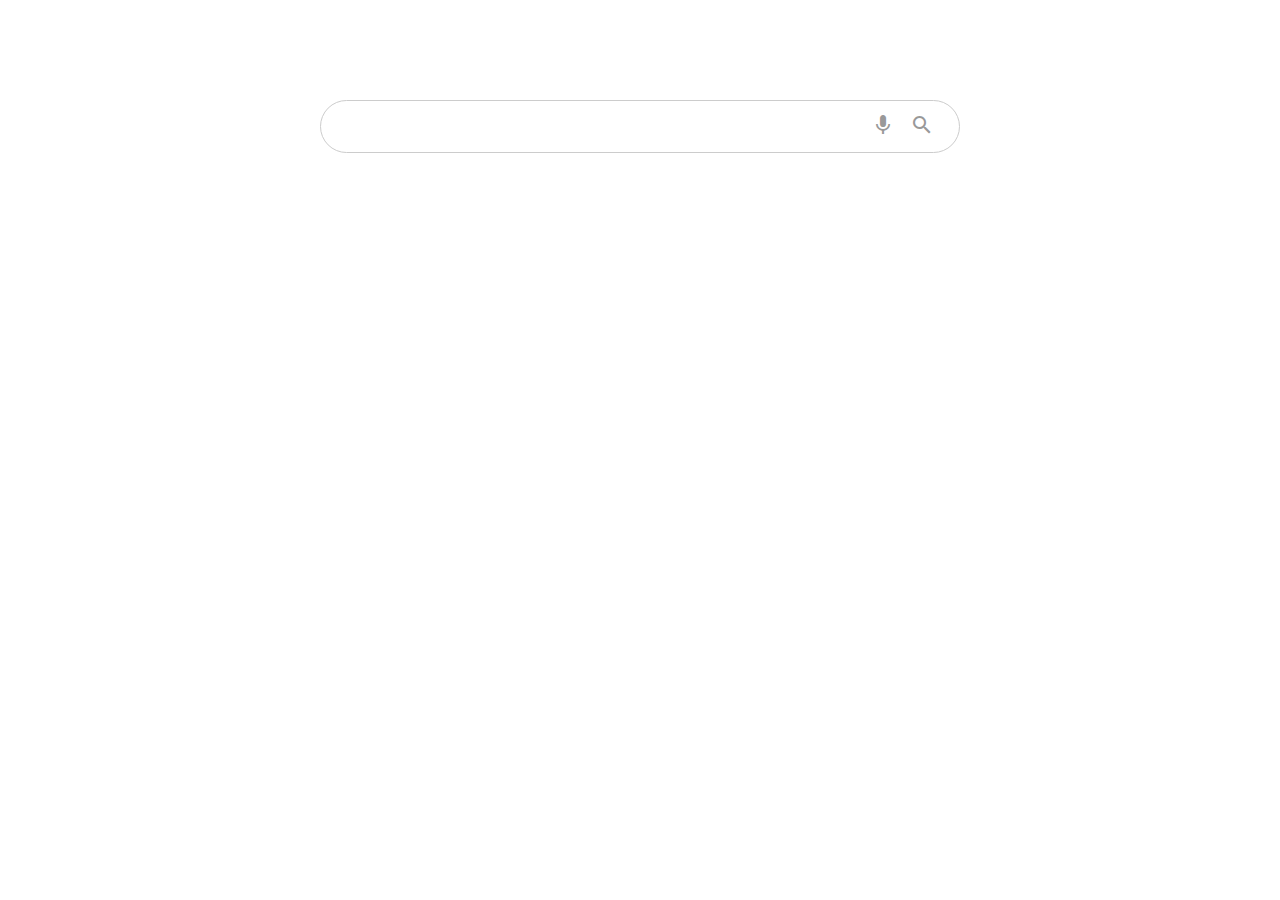
<file: 01-Barra Busqueda/index.html>
<!DOCTYPE html>
<html lang="en">
<head>
    <meta charset="UTF-8">
    <meta http-equiv="X-UA-Compatible" content="IE=edge">
    <meta name="viewport" content="width=device-width, initial-scale=1.0">
    <link rel="stylesheet" href="style.css">
    <title>Search Bar</title>
    <link rel="stylesheet" href="https://fonts.googleapis.com/icon?family=Material+Icons">
</head>
<body>
    <div class="search-bar">
        <input type="text" name="" id="">
        <div class="actions">
            <button><span class="material-icons">mic</span></button>
            <button><span class="material-icons">search</span></button>
        </div>
    </div>
</body>
</html>
</file>
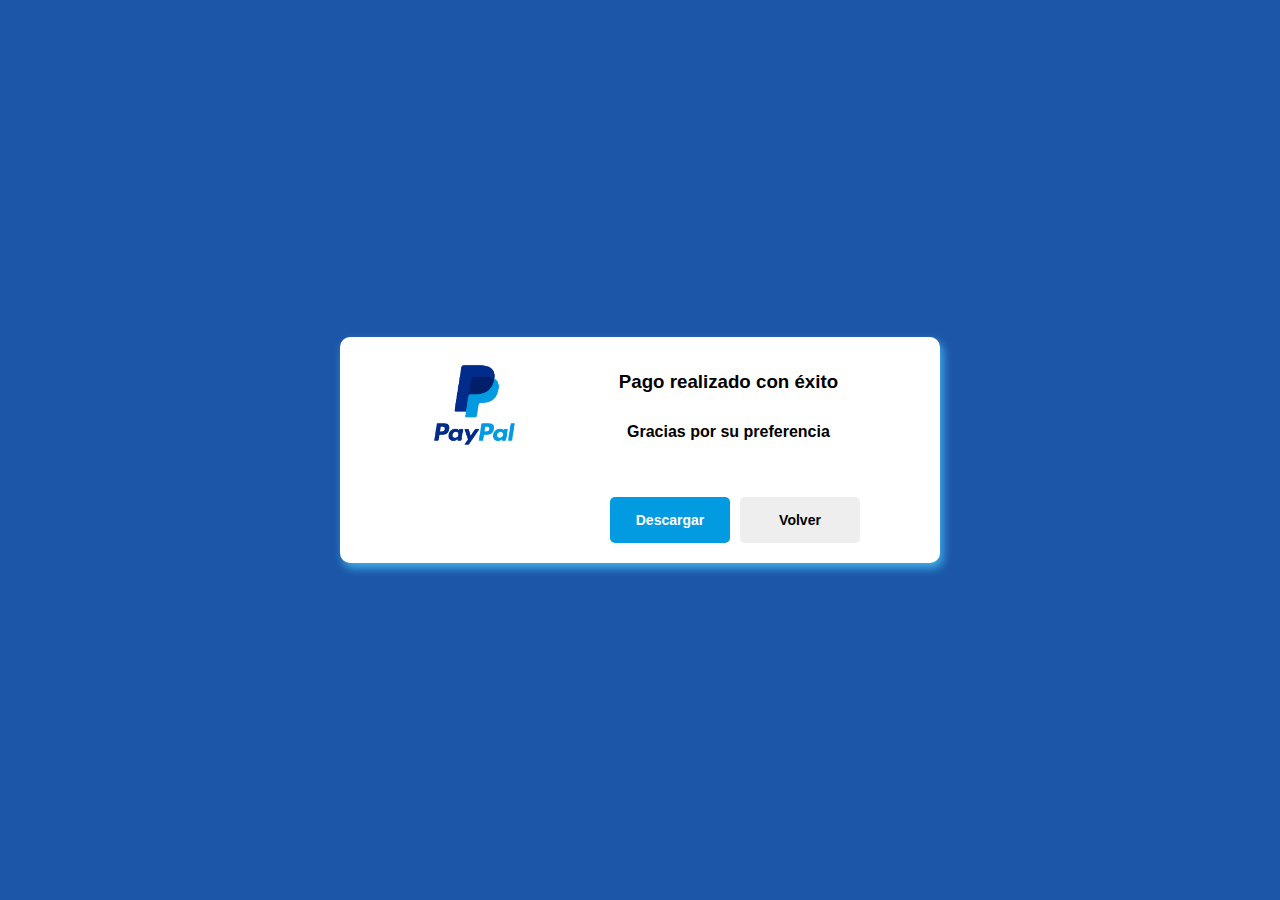
<file: 02-Confirmado Box/index.html>
<!DOCTYPE html>
<html lang="en">
<head>
    <meta charset="UTF-8">
    <meta http-equiv="X-UA-Compatible" content="IE=edge">
    <meta name="viewport" content="width=device-width, initial-scale=1.0">
    <link rel="stylesheet" href="style.css">
    <title>Confirm Box</title>
</head>
<body>
    <div class="contenedor">
        <div class="sub-contenedor">
            <div class="contenido">
                <div class="icon">
                    <img src="./paypal.png" alt="Paypal" width="85">
                </div>
                <div class="mensaje">
                    <div class="title">
                        <h3>
                            Pago realizado con éxito
                        </h3>
                        <div class="text">
                            Gracias por su preferencia
                        </div>
                    </div>
                    
                </div>
            </div>
            <div class="actions">
                <button class="btn-descargar">Descargar</button>
                <button class="btn-volver">Volver</button>
            </div>
        </div>
    </div>
</body>
</html>
</file>
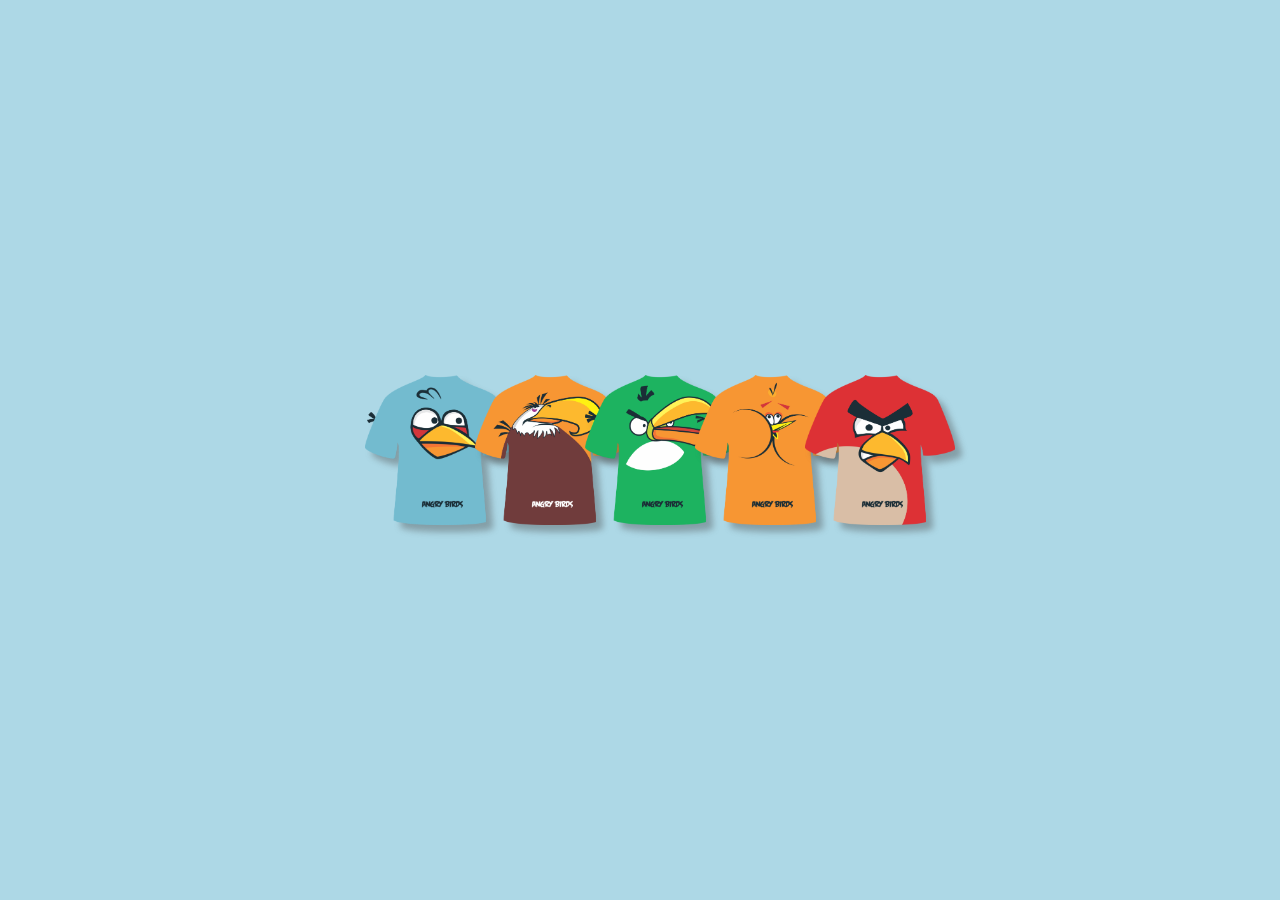
<file: 03-Imagenes Apiladas/index.html>
<!DOCTYPE html>
<html lang="en">
<head>
    <meta charset="UTF-8">
    <meta http-equiv="X-UA-Compatible" content="IE=edge">
    <meta name="viewport" content="width=device-width, initial-scale=1.0">
    <link rel="stylesheet" href="style.css">
    <title>Imagenes Apiladas</title>
</head>
<body>
    <div class="imagenes-container">
        <div class="imagen">
            <img src="./img/AngryBlue.png" alt="Angry Blue">
            <span class="nombre">
                <span class="text">Angry Blue</span>
            </span>
        </div>
        <div class="imagen">
            <img src="./img/AngryEagle.png" alt="Angry Eagle">
            <span class="nombre">
                <span class="text">Angry Eagle</span>
            </span>
        </div>
        <div class="imagen">
            <img src="./img/AngryGreen.png" alt="Angry Green">
            <span class="nombre">
                <span class="text">Angry Green</span>
            </span>
        </div>
        <div class="imagen">
            <img src="./img/AngryOrange.png" alt="Angry Orange">
            <span class="nombre">
                <span class="text">Angry Orange</span>
            </span>
        </div>
        <div class="imagen">
            <img src="./img/AngryRed.png" alt="Angry Red">
            <span class="nombre">
                <span class="text">Angry Red</span>
            </span>
        </div>
    </div>
</body>
</html>
</file>
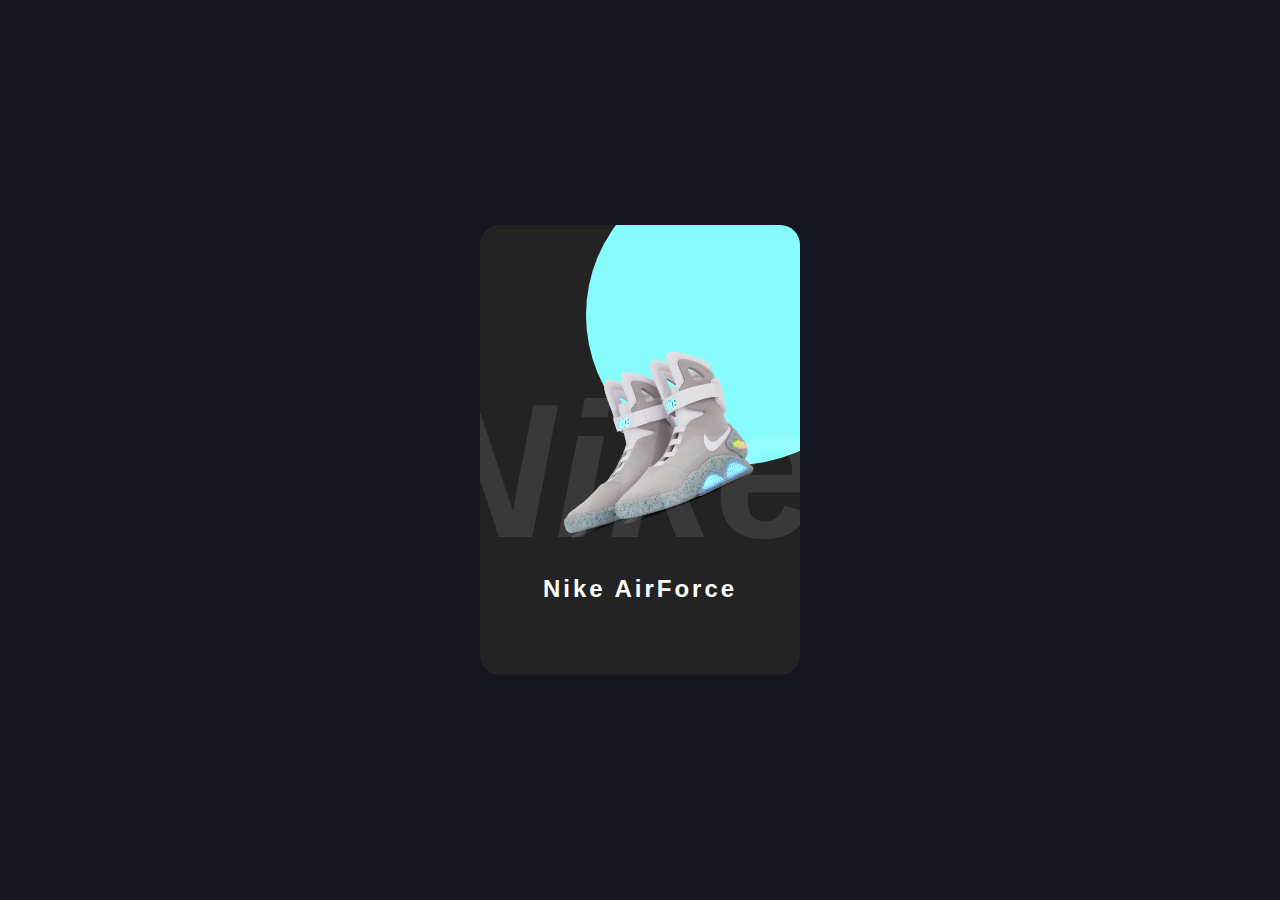
<file: 09-NikeCard/index.html>
<!DOCTYPE html>
<html lang="en">
  <head>
    <meta charset="UTF-8" />
    <meta http-equiv="X-UA-Compatible" content="IE=edge" />
    <meta name="viewport" content="width=device-width, initial-scale=1.0" />
    <title>Document</title>
    <link rel="stylesheet" href="./css/style.css" />
  </head>
  <body>
    <article class="container">
      <div class="card">
        <div class="imgBox">
          <img src="./img/z4.png" alt="Zapatillas Nike" width="150px"/>
        </div>
        <div class="contentBox">
          <h2>Nike AirForce</h2>
          <div class="size">
            <h3>Size:</h3>
            <span>7</span>
            <span>8</span>
            <span>9</span>
            <span>10</span>
          </div>
          <div class="color">
            <h3>Color: </h3>
            <!-- <input type="radio" name="color" id="">
            <input type="radio" name="color" id="">
            <input type="radio" name="color" id=""> -->
            <span></span>
            <span></span>
            <span></span>
          </div>
          <a href="#">Buy Now</a>
        </div>
      </div>
    </article>
  </body>
</html>
</file>
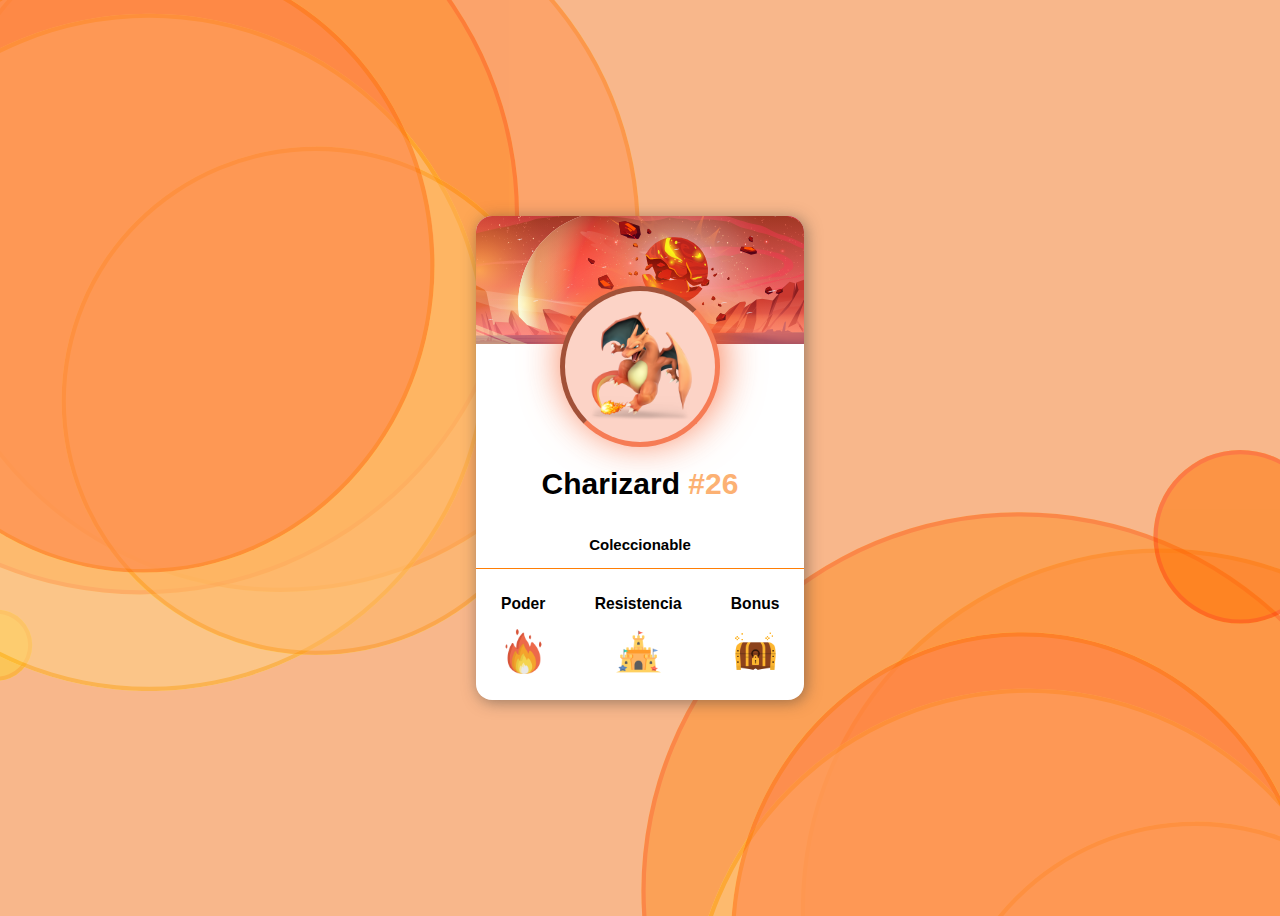
<file: 11-PokeCard/index.html>
<!DOCTYPE html>
<html lang="es">
<head>
    <meta charset="UTF-8">
    <meta http-equiv="X-UA-Compatible" content="IE=edge">
    <meta name="viewport" content="width=device-width, initial-scale=1.0">
    <title>PokeCard</title>
    <link rel="stylesheet" href="style.css">
</head>
<body>
    <main class="container">
        <article class="card">
            <img class="card-header" src="./img/fondoEncabezado.svg" alt="fondo card">
            <div class="card-body">
                <div class="card-body-contentimg">
                    <img src="./img/charizard.png" alt="Charizard" class="card-body-contentimg-img" width="150">
                </div>
                <h1 class="card-body-title">Charizard 
                <span>#26</span>
                </h1>
                <p class="card-body-text">
                    Coleccionable
                </p>
            </div>
            <div class="card-footer">
                <div class="card-footer-stats">
                    <h3>Poder</h3>
                    <img src="./img/fuego.png" alt="fuego" width="45">
                </div>
                <div class="card-footer-stats">
                    <h3>Resistencia</h3>
                    <img src="./img/castillo.png" alt="fuego" width="45">
                </div>
                <div class="card-footer-stats">
                    <h3>Bonus</h3>
                    <img src="./img/cofre.png" alt="fuego" width="45">
                </div>
            </div>
        </article>
    </main>
</body>
</html>
</file>
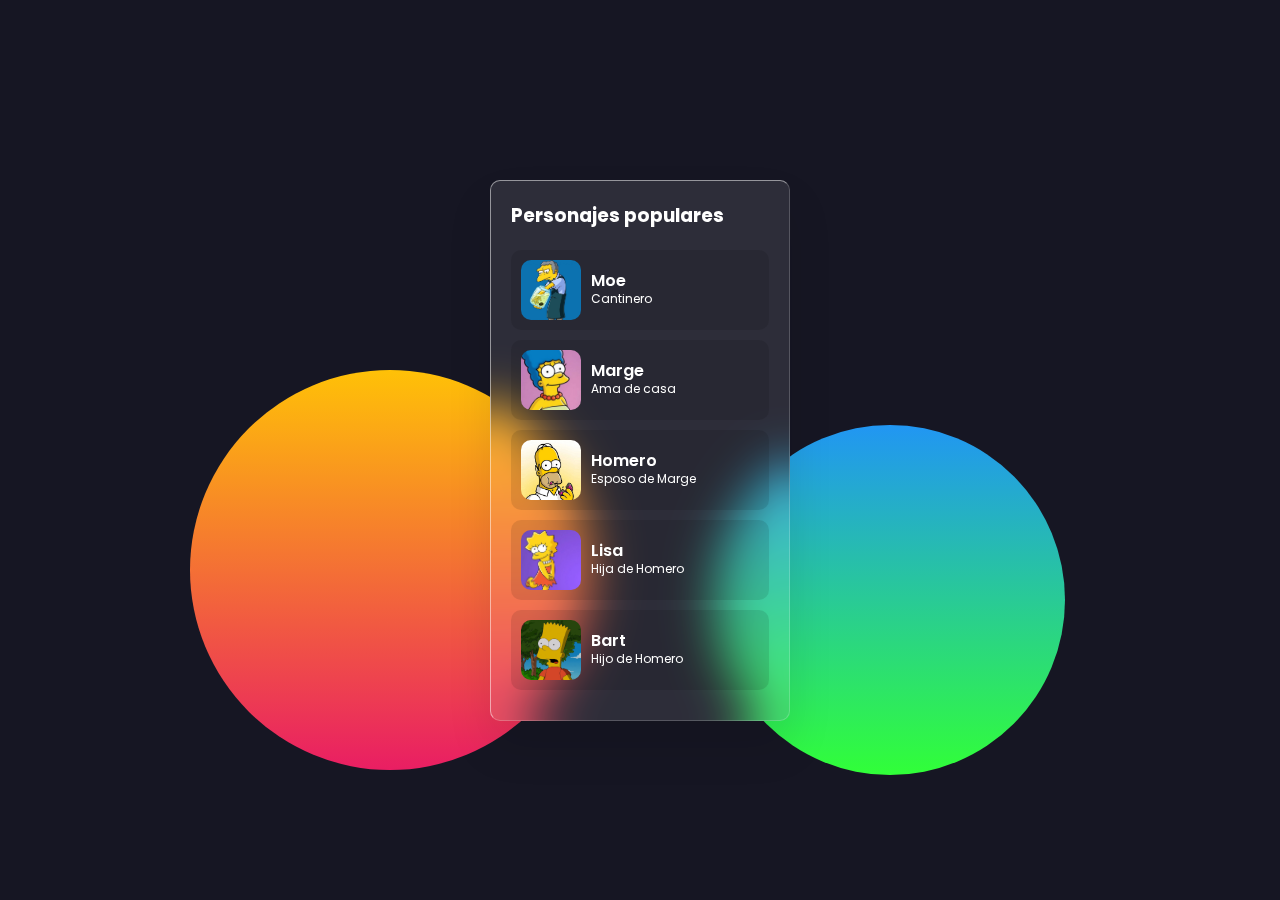
<file: 12-ListaPersonajes/index.html>
<!DOCTYPE html>
<html lang="en">
<head>
    <meta charset="UTF-8">
    <meta http-equiv="X-UA-Compatible" content="IE=edge">
    <meta name="viewport" content="width=device-width, initial-scale=1.0">
    <title>Lista de Personajes de los Simpsons</title>
    <link rel="stylesheet" href="./style.css">
</head>
<body>
    <section>
        <div class="box">
            <h3>Personajes populares</h3>
            <div class="list">
                <div class="imgBx">
                    <img src="./img/s1.jpg" alt="">
                </div>
                <div class="content">
                    <h2 class="rank">
                        <small>#</small>1
                    </h2>
                    <h4>Moe</h4>
                    <p>Cantinero</p>
                </div>
            </div>
            <div class="list">
                <div class="imgBx">
                    <img src="./img/s3.png" alt="">
                </div>
                <div class="content">
                    <h2 class="rank">
                        <small>#</small>2
                    </h2>
                    <h4>Marge</h4>
                    <p>Ama de casa</p>
                </div>
            </div>
            <div class="list">
                <div class="imgBx">
                    <img src="./img/s4.png" alt="">
                </div>
                <div class="content">
                    <h2 class="rank">
                        <small>#</small>3
                    </h2>
                    <h4>Homero</h4>
                    <p>Esposo de Marge</p>
                </div>
            </div>
            <div class="list">
                <div class="imgBx">
                    <img src="./img/s5.jpg" alt="">
                </div>
                <div class="content">
                    <h2 class="rank">
                        <small>#</small>4
                    </h2>
                    <h4>Lisa</h4>
                    <p>Hija de Homero</p>
                </div>
            </div>
            <div class="list">
                <div class="imgBx">
                    <img src="./img/s6.png" alt="">
                </div>
                <div class="content">
                    <h2 class="rank">
                        <small>#</small>5
                    </h2>
                    <h4>Bart</h4>
                    <p>Hijo de Homero</p>
                </div>
            </div>
        </div>
    </section>
</body>
</html>
</file>
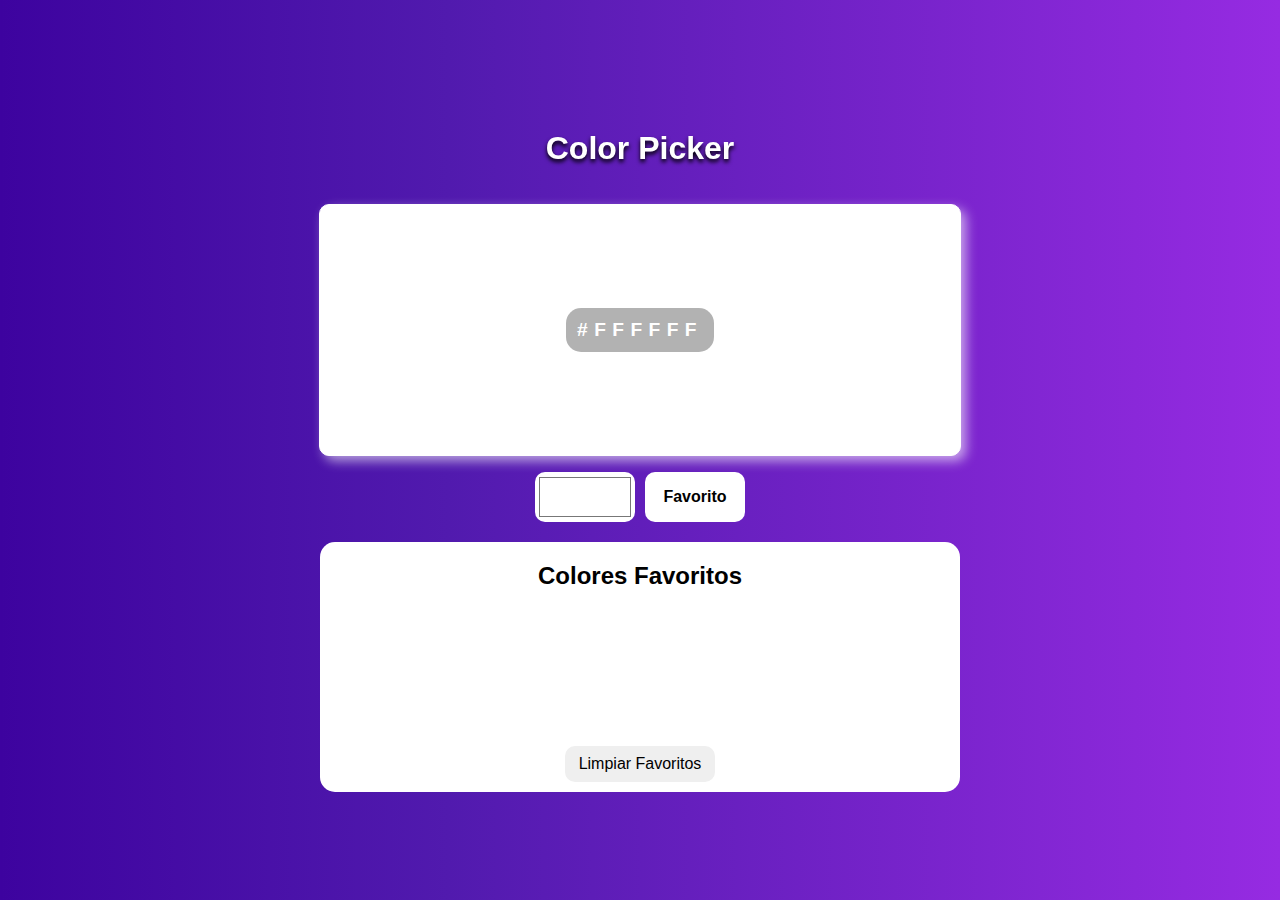
<file: 14-ColorPicker/index.html>
<!DOCTYPE html>
<html lang="en">
<head>
    <meta charset="UTF-8">
    <meta http-equiv="X-UA-Compatible" content="IE=edge">
    <meta name="viewport" content="width=device-width, initial-scale=1.0">
    <title>ColorPicker</title>
    <link rel="stylesheet" href="style.css">
    <link rel="stylesheet" href="normalize.css">
</head>
<body>
    <div class="container">
        <h1>Color Picker</h1>
        <div class="salida" id="salida">
            <p class="codColor">#FFFFFF</p>
        </div>
        <div class="color-div">
            <input type="color" id="color" value="#ffffff">
            <input type="button" value="Favorito" class="btnfav">
        </div>
        <div class="favoritos">
            <h2>Colores Favoritos</h2>
            <ul class="lista-colores"></ul>
            <button class="limpiarFav">Limpiar Favoritos</button>
        </div>
    </div>

    <script src="script.js"></script>
</body>
</html>
</file>
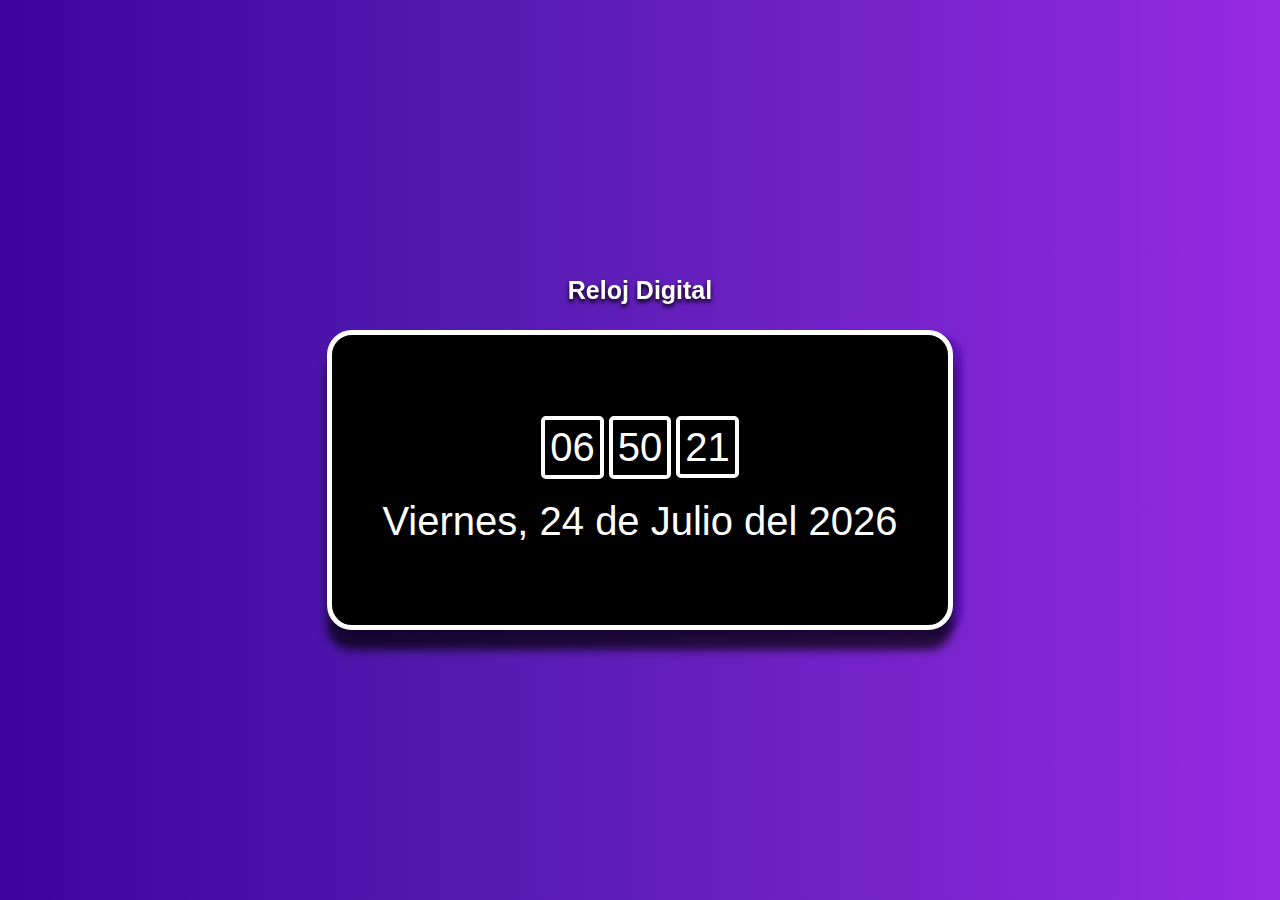
<file: 15-RelojDigital/index.html>
<!DOCTYPE html>
<html lang="en">
<head>
    <meta charset="UTF-8">
    <meta http-equiv="X-UA-Compatible" content="IE=edge">
    <meta name="viewport" content="width=device-width, initial-scale=1.0">
    <title>Reloj Digital</title>
    <link rel="stylesheet" href="./css/bolt.css">
    <link rel="stylesheet" href="./css/style.css">
</head>
<body>
    <main>
        <h1>Reloj Digital</h1>
        <div class="container">
            <div class="reloj">
                <div class="reloj-cont">
                    <span id="hora"></span>
                    <span id="minuto"></span>
                    <div class="segundos flip-horizontal-bottom">
                        <span id="segundo"></span>
                    </div>
                </div>
                <div class="fecha"></div>
            </div>
        </div>
    </main>
    <script src="./src/script.dev.js"></script>
</body>
</html>
</file>
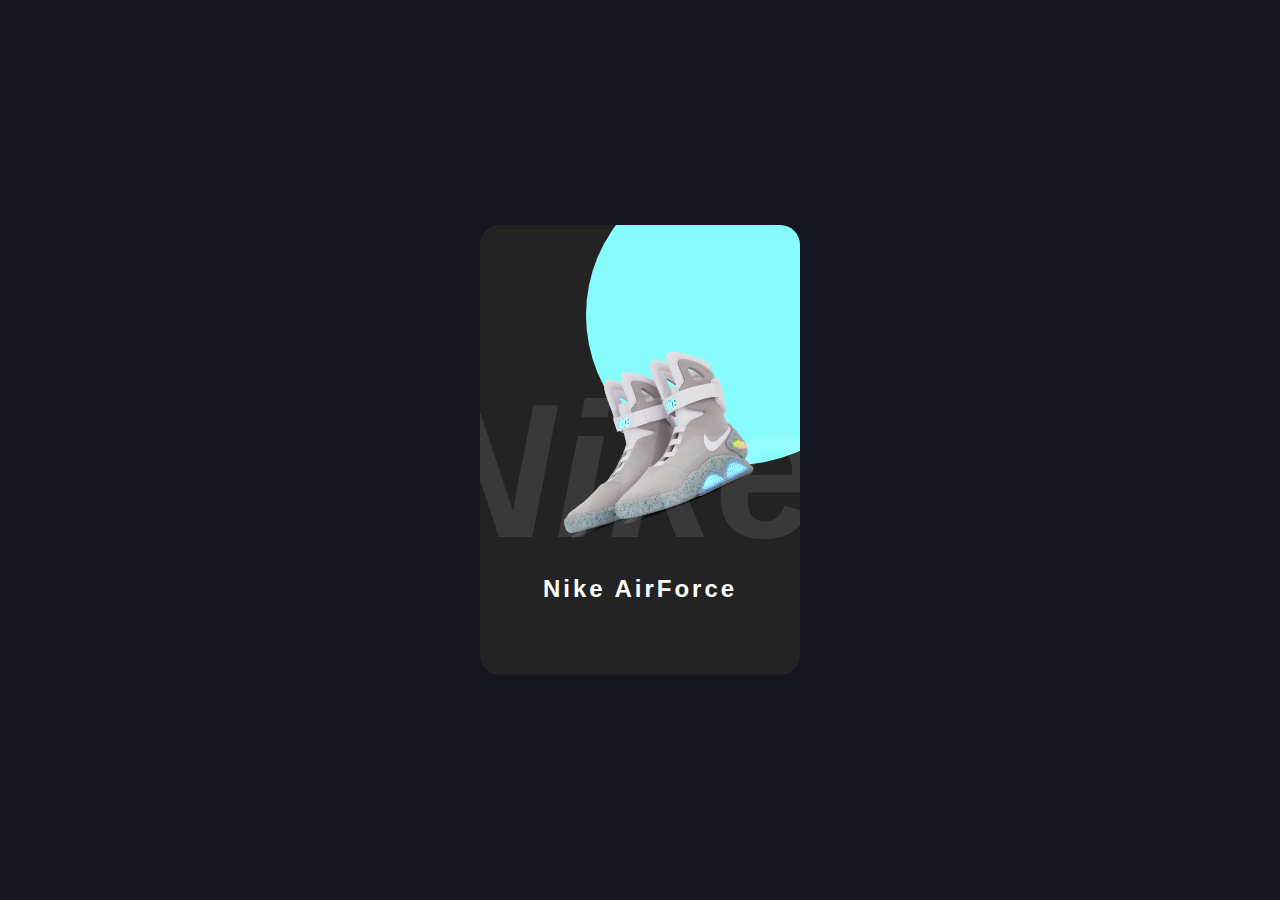
<file: 9-NikeCard/index.html>
<!DOCTYPE html>
<html lang="en">
  <head>
    <meta charset="UTF-8" />
    <meta http-equiv="X-UA-Compatible" content="IE=edge" />
    <meta name="viewport" content="width=device-width, initial-scale=1.0" />
    <title>Document</title>
    <link rel="stylesheet" href="./css/style.css" />
  </head>
  <body>
    <article class="container">
      <div class="card">
        <div class="imgBox">
          <img src="./img/z4.png" alt="Zapatillas Nike" width="150px"/>
        </div>
        <div class="contentBox">
          <h2>Nike AirForce</h2>
          <div class="size">
            <h3>Size:</h3>
            <span>7</span>
            <span>8</span>
            <span>9</span>
            <span>10</span>
          </div>
          <div class="color">
            <h3>Color: </h3>
            <span></span>
            <span></span>
            <span></span>
          </div>
          <a href="#">Buy Now</a>
        </div>
      </div>
    </article>
  </body>
</html>
</file>
<file: 01-Barra Busqueda/style.css>
*{
    margin: 0;
    padding: 0;
    font-family: sans-serif;
    box-sizing: border-box;
}

.material-icons {
    font-family: 'Material Icons';
    font-weight: normal;
    font-style: normal;
    font-size: 24px;  /* Preferred icon size */
    display: inline-block;
    line-height: 1;
    text-transform: none;
    letter-spacing: normal;
    word-wrap: normal;
    white-space: nowrap;
    direction: ltr;
  
    /* Support for all WebKit browsers. */
    -webkit-font-smoothing: antialiased;
    /* Support for Safari and Chrome. */
    text-rendering: optimizeLegibility;
  
    /* Support for Firefox. */
    -moz-osx-font-smoothing: grayscale;
  
    /* Support for IE. */
    font-feature-settings: 'liga';
}

.search-bar{
    border: 1px solid #ccc;
    border-radius: 30px;
    display: flex;
    justify-content: space-evenly;
    align-items: center;
    padding: 5px 10px;
    margin: 100px auto;
    width: 50vw;
}

.search-bar:focus-within{
    border: 1px solid #aaa;
    box-shadow: 2px 2px 2px rgba(46,41,41,0.2);
}

.search-bar input{
    border-radius: 30px;
    padding: 10px;
    font-size: 18px;
    border: none;
    outline: none;
    flex: auto;
}

.search-bar .actions{
    display: flex;
    gap: 15px;
    margin: 0 15px;
}

.search-bar button{
    border: none;
    outline: none;
    cursor: pointer;
    background: none;
    color:#999;
}

.search-bar button:hover{
    color: #357fd3;
}
</file>
<file: 02-Confirmado Box/style.css>
*{
    margin: 0;
    padding: 0;
    box-sizing: border-box;
    font-family: sans-serif;
}

.contenedor{
    background-color: #1c56a8;
    display: flex;
    width: 100%;
    height: 100%;
    align-items: center;
    justify-content: center;
    position: fixed;
}

/* position fixed permite eliminar todos los espacios blancos fuera del div */

.contenedor .sub-contenedor{
    width: 600px;
    border-radius: 10px;
    background-color: #fff;
    padding: 10px 20px;
    box-shadow: 3px 5px 10px rgba(78, 205, 255, 0.76);
}

.contenedor .sub-contenedor .contenido{
    display: flex;
    gap: 10px;
    align-items: center;
    margin-bottom: 20px;
    flex: auto;
    justify-content: space-evenly;
}

.contenedor .sub-contenedor .contenido .icon{
    margin-right: 10px;
}

.contenedor .sub-contenedor .contenido .mensaje{
    padding: 10px;
    line-height: 50px;
    text-align: center;
}
.contenedor .sub-contenedor .contenido .mensaje .title{
    font-weight: bold;
}

.contenedor .sub-contenedor .actions{
    padding: 10px 0;
    display: flex;
    justify-content: end;
    gap: 10px;
    margin-right: 60px;
}

.contenedor .sub-contenedor .actions button{
    border: none;
    padding: 15px;
    min-width: 120px;
    border-radius: 5px;
    font-weight: bold;
    font-size: 14px;
    cursor: pointer;
    
}

.btn-descargar{
    background-color: #029be1;
    color: #fff;
}
    .btn-descargar:hover{
        background-color: #0280de;
    }

.btn-volver{
    background-color: #eee;
    border: solid 1px #ccc;
}
    .btn-volver:hover{
        background-color: #ccc;
    }

@media (max-width: 600px){
    .contenedor .sub-contenedor{
        width: 80%;
    }
    .contenedor .sub-contenedor .contenido{
        flex-direction: column;
        margin-top: 50px;
    }

    .contenedor .sub-contenedor .actions{
        flex-direction: column;
        align-items: center;
        justify-content: center;
        margin: auto;
    }
    button{
        width: 60%;
    }
}
</file>
<file: 03-Imagenes Apiladas/style.css>
*{
    margin: 0;
    padding: 0;
    box-sizing: border-box;
    font-family: sans-serif;
}

body{
    background-color:lightblue
}

.imagenes-container{
    height: 100vh;
    display: flex;
    justify-content: center;
    align-items: center;
}

.imagenes-container .imagen{
    position: relative;
    margin-right: -40px;
    display: inline-flex;
    flex-direction: column;
    align-items: center;
}

.imagenes-container .imagen img{
    width: 150px;
    filter: drop-shadow(7px 7px 3px rgba(68, 68, 68, 0.384));
    transition: all 0.2s ease-in-out;
}

.imagenes-container .imagen:hover img{
    z-index: 1;
    transform: scale(1.2);
    transform: translateY(18px);
}

.imagenes-container .imagen .nombre{
    position: absolute;
    background-color: #000;
    border-radius: 25px 25px 0 25px;
    color: #fff;
    display: none;
    min-width: 100px;
    width: 130px;
    top: -25px;
    left: calc(-50%);
    padding: 10px 15px;
    
}

.imagenes-container .imagen .nombre::before{
    content: '';
    position: absolute;
    width: 2px;
    height: 2px;
    right: -.5%;
    bottom: -21.4px;
    border-top: 10px solid rgb(255, 0, 0);
    border-left: 10px solid transparent;
    border-right: 10px solid transparent;
    border-bottom: 10px solid transparent;
    border-radius: 5px;
}

/* el ::before con las 4 opciones de border son para formar el TRIANGULO */

.imagenes-container .imagen:hover .nombre{
    display: inline-block;
}

.imagenes-container .imagen .nombre .text{
    text-align:center;
}

@media (max-width: 680px){
    .imagenes-container{
        flex-direction: column;
    }
    .imagenes-container .imagen .nombre{
        position: absolute;
        background-color: #000;
        border-radius: 25px 45px 45px 25px;
        color: #fff;
        display: none;
        min-width: 100px;
        width: 130px;
        top: 35px;
        left: calc(-70%);
        padding: 10px 15px;
        z-index: 1;
    }
    .imagenes-container .imagen .nombre::before{
        content: '';
        position: absolute;
        width: 2px;
        height: 2px;
        right: -15%;
        bottom: 7px;
        border-top: 10px solid transparent;
        border-left: 10px solid rgb(21, 255, 0);
        border-right: 10px solid transparent;
        border-bottom: 10px solid transparent;
        border-radius: 5px;
    }
    .imagenes-container .imagen:hover img{
    z-index: 1;
    transform: scale(1.2);
    transform: translateX(18px);
    margin: 10px auto;
    }
}
</file>
<file: 09-NikeCard/css/style.css>
* {
  margin: 0;
  padding: 0;
  font-family: sans-serif;
  box-sizing: border-box;
}

body {
  background: #161623;
  min-height: 100vh;
  overflow: hidden;
  display: flex;
  justify-content: center;
  align-items: center;
}

.container {
  position: relative;
}
.container .card {
  position: relative;
  background: #232323;
  width: 320px;
  height: 450px;
  border-radius: 20px;
  overflow: hidden;
  display: flex;
  flex-direction: column;
  align-items: center;
  transition: 0.5s;
}
.container .card::before {
  content: "";
  position: relative;
  top: 0;
  left: 0;
  width: 100%;
  height: 100%;
  background: #86fcfd;
  -webkit-clip-path: circle(150px at 80% 20%);
          clip-path: circle(150px at 80% 20%);
  transition: 0.3s ease-in-out;
}
.container .card:hover {
  background: #000000;
}
.container .card:hover .imgBox {
  top: 0;
  transform: translateY(0);
}
.container .card:hover .contentBox {
  height: 210px;
}
.container .card:hover .contentBox .size,
.container .card:hover .contentBox .color,
.container .card:hover .contentBox h2 {
  opacity: 1;
  visibility: visible;
  transition-delay: 0.3s;
}
.container .card:hover .contentBox a {
  opacity: 1;
  transform: translateY(0px);
  transition-delay: 0.4s;
}
.container .card:hover .contentBox a:hover {
  transition: 0s solid;
  background: rgba(99, 232, 250, 0.6862745098);
  border: 1px solid #fff;
  color: #fff;
}
.container .card:hover::before {
  -webkit-clip-path: circle(300px at 80% -20%);
          clip-path: circle(300px at 80% -20%);
}
.container .card::after {
  content: "Nike";
  position: absolute;
  top: 30%;
  left: -20%;
  font-size: 12em;
  color: rgba(255, 255, 255, 0.1);
  font-weight: 800;
  font-style: italic;
  z-index: 1;
}
.container .card .imgBox {
  position: absolute;
  top: 50%;
  width: 100%;
  height: 220px;
  transition: 0.5s;
  transform: translateY(-50%);
}
.container .card .imgBox img {
  position: absolute;
  top: 50%;
  left: 50%;
  width: 300px;
  transform: translate(-50%, -50%) rotate(-20deg);
  z-index: 1;
}
.container .card .contentBox {
  position: absolute;
  color: #fff;
  bottom: 0;
  width: 100%;
  height: 100px;
  text-align: center;
  transition: all 1s;
  z-index: 10;
}
.container .card .contentBox h2 {
  font-weight: 600;
  letter-spacing: 3px;
}
.container .card .contentBox .size,
.container .card .contentBox .color {
  display: flex;
  justify-content: center;
  align-items: center;
  padding: 8px 20px;
  opacity: 0;
  visibility: hidden;
  transition: 0.5s;
}
.container .card .contentBox .size h3,
.container .card .contentBox .size h3,
.container .card .contentBox .color h3,
.container .card .contentBox .color h3 {
  font-weight: 300;
  font-size: 14px;
  text-transform: uppercase;
  letter-spacing: 3px;
  margin-right: 10px;
}
.container .card .contentBox .size span {
  width: 26px;
  height: 26px;
  text-align: center;
  line-height: 24px;
  font-size: 14px;
  font-weight: 600;
  display: inline-block;
  color: #111;
  background: #fff;
  border-radius: 4px;
  margin: 0 5px;
  transition: all 0.5s;
  cursor: pointer;
}
.container .card .contentBox .size span:hover {
  color: #fff;
  background: #dc7928;
  border: 2px solid #fff;
}
.container .card .contentBox .color span {
  width: 20px;
  height: 20px;
  border-radius: 50%;
  margin: 0 5px;
  cursor: pointer;
}
.container .card .contentBox .color span:nth-child(2) {
  background: #548500;
}
.container .card .contentBox .color span:nth-child(3) {
  background: #03a9f4;
}
.container .card .contentBox .color span:nth-child(4) {
  background: #e91e63;
}
.container .card .contentBox .color span:hover {
  border: 2px solid #fff;
}
.container .card .contentBox a {
  display: inline-block;
  padding: 10px 30px;
  background: #b6fcfd;
  border-radius: 4px;
  margin-top: 10px;
  text-decoration: none;
  font-weight: 600;
  color: #131313;
  transform: translateY(50px);
  transition: 0.2s;
  opacity: 0;
}/*# sourceMappingURL=style.css.map */
</file>
<file: 11-PokeCard/style.css>
:root {
  --color1: #f8b78b;
  --color2: #fcb173;
}

* {
  box-sizing: border-box;
  font-size: 62.5%;
}

body {
  font-family: sans-serif;
  background-color: var(--color1);
  background-image: url(./img/fondoTop.svg), url(./img/fontoBotton.svg);
  background-repeat: no-repeat, no-repeat;
  background-position: right 50vw bottom 25vh, left 50vw top 50vh;
}

.container {
  display: flex;
  justify-content: center;
  align-items: center;
  height: 100vh;
}

.card {
  background-color: #fff;
  width: 328px;
  border-radius: 16px;
  overflow: hidden;
  box-shadow: 2px 2px 15px rgba(56, 56, 56, 0.5);
}
.card-header {
  width: 100%;
  display: block;
}
.card-body {
  display: flex;
  flex-direction: column;
  align-items: center;
}
.card-body-contentimg {
  border: 5px inset #f67c55;
  border-radius: 50%;
  background-color: #fcd3c6;
  filter: drop-shadow(2px -5px 20px rgba(248, 93, 41, 0.8235294118));
  margin-top: -58px;
}
.card-body-contentimg-img {
  padding: 20px;
}
.card-body-title {
  margin-top: 2rem;
  font-size: 3rem;
}
.card-body-title span {
  color: var(--color2);
  font-size: 3rem;
}
.card-body-text {
  font-size: 1.5rem;
  font-weight: bold;
}
.card-footer {
  border-top: 1px solid rgb(255, 126, 5);
  display: flex;
  justify-content: space-around;
  align-items: center;
  text-align: center;
}
.card-footer-stats {
  text-align: center;
  margin-bottom: 2rem;
  margin-top: 1rem;
  font-size: 2.5rem;
  font-weight: bolder;
}/*# sourceMappingURL=style.css.map */
</file>
<file: 12-ListaPersonajes/style.css>
@import url("https://fonts.googleapis.com/css2?family=Poppins:wght@200;300;400;500;600;700;800;900&display=swap");
* {
  margin: 0;
  padding: 0;
  font-family: "Poppins", sans-serif;
  box-sizing: border-box;
}

section {
  position: relative;
  background: #161623;
  min-height: 100vh;
  overflow: hidden;
  display: flex;
  justify-content: center;
  align-items: center;
}
section::before {
  content: "";
  position: absolute;
  width: 400px;
  height: 400px;
  border-radius: 50%;
  background: linear-gradient(#ffc107, #e91e63);
  transform: translate(-250px, 120px);
}
section::after {
  content: "";
  position: absolute;
  width: 350px;
  height: 350px;
  border-radius: 50%;
  background: linear-gradient(#2196f3, #31ff38);
  transform: translate(250px, 150px);
}

.box {
  position: relative;
  min-width: 300px;
  min-height: 350px;
  background: rgba(255, 255, 255, 0.1);
  box-shadow: 0 25px 45px rgba(0, 0, 0, 0.1);
  border: 1px solid rgba(255, 255, 255, 0.5);
  border-right: 1px solid rgba(255, 255, 255, 0.2);
  border-bottom: 1px solid rgba(255, 255, 255, 0.2);
  border-radius: 10px;
  z-index: 2;
  padding: 20px;
  -webkit-backdrop-filter: blur(25px);
          backdrop-filter: blur(25px);
}
.box h3 {
  color: #fff;
  margin-bottom: 20px;
}
.box .list {
  position: relative;
  display: flex;
  padding: 10px;
  background: rgba(0, 0, 0, 0.1);
  border-radius: 10px;
  margin: 10px 0;
  cursor: pointer;
  transition: 0.3s;
  overflow: hidden;
}
.box .list:hover {
  background: #fff;
  box-shadow: -15px 30px 50px rgba(0, 0, 0, 0.5);
  transform: scale(1.15) translateX(30px) translateY(-15px);
  z-index: 10;
}
.box .list:hover .content .rank {
  right: 30px;
}
.box .list:hover .content h4, .box .list:hover .content p {
  color: #333;
}
.box .list .imgBx {
  position: relative;
  width: 60px;
  height: 60px;
  border-radius: 10px;
  overflow: hidden;
  margin-right: 10px;
}
.box .list .imgBx img {
  position: absolute;
  top: 0;
  left: 0;
  width: 100%;
  height: 100%;
  -o-object-fit: cover;
     object-fit: cover;
}
.box .list .content {
  display: flex;
  flex-direction: column;
  justify-content: center;
  color: #fff;
}
.box .list .content .rank {
  position: absolute;
  right: -50px;
  color: #03a9f4;
  transition: 0.3s;
  font-size: 2em;
}
.box .list .content .rank small {
  font-weight: 500;
  opacity: 0.25;
}
.box .list .content h4 {
  line-height: 1.2em;
  font-weight: 600;
  transition: 0.3s;
}
.box .list .content p {
  font-size: 0.75em;
  transition: 0.3;
}/*# sourceMappingURL=style.css.map */
</file>
<file: 14-ColorPicker/style.css>
.container {
  height: 100vh;
  font-family: sans-serif;
  margin: 0;
  padding: 0;
  display: flex;
  justify-content: center;
  align-items: center;
  flex-direction: column;
  background: rgb(61, 3, 159);
  background: linear-gradient(90deg, rgb(61, 3, 159) 0%, rgb(81, 26, 174) 35%, rgb(150, 43, 226) 100%);
}
.container h1 {
  text-align: center;
  color: #fff;
  filter: drop-shadow(0 3px 2px black);
}
.container .salida {
  text-transform: uppercase;
  text-align: center;
  font-weight: bold;
  border: none;
  width: 50%;
  margin: 1rem 35%;
  border-radius: 10px;
  border: 1px solid #fff;
  background: #fff;
  display: flex;
  justify-content: center;
  align-items: center;
  flex-direction: column;
  box-shadow: 5px 5px 12px rgba(255, 255, 255, 0.6);
  height: 250px;
}
.container .salida p {
  font-size: 1.2rem;
  letter-spacing: 0.4rem;
  color: #fff;
  border: 1px solid transparent;
  border-radius: 15px;
  background-color: rgba(0, 0, 0, 0.3);
  padding: 10px;
  z-index: 2;
  cursor: pointer;
}
.container .salida .alerta {
  background-color: rgba(0, 0, 0, 0.3);
  color: #fff;
  font-size: 10px;
  line-height: 15px;
  padding: 5px 0;
  width: 60%;
}
.container .color-div {
  display: flex;
  align-items: center;
  gap: 10px;
}
.container .color-div input {
  border-radius: 10px;
  height: 50px;
  min-width: 100px;
  background-color: #fff;
  border: none;
  cursor: pointer;
}
.container .color-div input[type=button] {
  color: #000;
  font-weight: bold;
}
.container .favoritos {
  background-color: #fff;
  width: 50%;
  border-radius: 15px;
  margin: 20px 0 0 0;
  height: 250px;
  text-align: center;
  overflow: hidden;
  display: flex;
  flex-direction: column;
  justify-content: space-between;
  align-items: center;
}
.container .favoritos .lista-colores {
  display: flex;
  padding: 0;
  flex-wrap: wrap;
  height: 60%;
  gap: 5px;
  align-items: center;
  justify-content: center;
}
.container .favoritos .lista-colores li {
  list-style: none;
  height: 15px;
  width: 60px;
  border-radius: 15px;
  text-transform: uppercase;
  padding: 15px;
  color: #fff;
  border: 1px solid #ebebeb;
}
.container .favoritos .limpiarFav {
  border-radius: 10px;
  width: 150px;
  height: 50px;
  margin-bottom: 10px;
  border: 1px solid transparent;
  cursor: pointer;
}
.container .favoritos .limpiarFav:hover {
  border: 1px solid #15a88d;
}
.container .favoritos .limpiarFav:active {
  position: relative;
  top: 2px;
  border: 3px solid royalblue;
}/*# sourceMappingURL=style.css.map */
</file>
<file: 15-RelojDigital/css/style.css>
* {
  margin: 0;
  padding: 0;
  box-sizing: border-box;
}

html {
  font-size: 10px;
}

main {
  height: 100vh;
  display: flex;
  flex-direction: column;
  justify-content: center;
  align-items: center;
  gap: 20px;
  background: linear-gradient(90deg, rgb(61, 3, 159) 0%, rgb(81, 26, 174) 35%, rgb(150, 43, 226) 100%);
}
main h1 {
  color: #fff;
  filter: drop-shadow(0 3px 2px black);
}
main .container {
  padding: 50px;
  border-radius: 25px;
  background-color: #000000;
  border: 5px solid #ffffff;
  box-shadow: 0 20px 10px rgba(0, 0, 0, 0.7), 10px 5px 5px rgba(61, 3, 159, 0.5);
  min-width: 400px;
  height: 300px;
  display: flex;
  justify-content: center;
  align-items: center;
  flex-direction: column;
}
main .container .reloj {
  color: #000;
  text-align: center;
  font-size: 4rem;
  display: flex;
  flex-direction: column;
  justify-content: center;
  align-items: center;
  gap: 20px;
}
main .container .reloj .reloj-cont {
  display: flex;
  gap: 5px;
  align-items: center;
  justify-content: center;
}
main .container .reloj .reloj-cont #hora, main .container .reloj .reloj-cont #minuto, main .container .reloj .reloj-cont #segundo {
  border: 4px solid #ffffff;
  border-radius: 5px;
  background-color: #000;
  color: #fff;
  padding: 5px;
}
main .container .reloj .reloj-cont .segundos {
  animation: 1s infinite cubic-bezier(0.455, 0.03, 0.515, 0.955) flip both;
}
main .container .reloj .fecha {
  color: #fff;
}

@keyframes flip {
  0% {
    transform: rotateY(0);
  }
  100% {
    transform: rotateY(-180deg);
  }
}/*# sourceMappingURL=style.css.map */
</file>
<file: 9-NikeCard/css/style.css>
* {
  margin: 0;
  padding: 0;
  font-family: sans-serif;
  box-sizing: border-box;
}

body {
  background: #161623;
  min-height: 100vh;
  overflow: hidden;
  display: flex;
  justify-content: center;
  align-items: center;
}

.container {
  position: relative;
}
.container .card {
  position: relative;
  background: #232323;
  width: 320px;
  height: 450px;
  border-radius: 20px;
  overflow: hidden;
  display: flex;
  flex-direction: column;
  align-items: center;
  transition: 0.5s;
}
.container .card::before {
  content: "";
  position: relative;
  top: 0;
  left: 0;
  width: 100%;
  height: 100%;
  background: #86fcfd;
  -webkit-clip-path: circle(150px at 80% 20%);
          clip-path: circle(150px at 80% 20%);
  transition: 0.3s ease-in-out;
}
.container .card:hover {
  background: #000000;
}
.container .card:hover .imgBox {
  top: 0;
  transform: translateY(0);
}
.container .card:hover .contentBox {
  height: 210px;
}
.container .card:hover .contentBox .size,
.container .card:hover .contentBox .color,
.container .card:hover .contentBox h2 {
  opacity: 1;
  visibility: visible;
  transition-delay: 0.3s;
}
.container .card:hover .contentBox a {
  opacity: 1;
  transform: translateY(0px);
  transition-delay: 0.4s;
}
.container .card:hover .contentBox a:hover {
  transition: 0s solid;
  background: rgba(99, 232, 250, 0.6862745098);
  border: 1px solid #fff;
  color: #fff;
}
.container .card:hover::before {
  -webkit-clip-path: circle(300px at 80% -20%);
          clip-path: circle(300px at 80% -20%);
}
.container .card::after {
  content: "Nike";
  position: absolute;
  top: 30%;
  left: -20%;
  font-size: 12em;
  color: rgba(255, 255, 255, 0.1);
  font-weight: 800;
  font-style: italic;
  z-index: 1;
}
.container .card .imgBox {
  position: absolute;
  top: 50%;
  width: 100%;
  height: 220px;
  transition: 0.5s;
  transform: translateY(-50%);
}
.container .card .imgBox img {
  position: absolute;
  top: 50%;
  left: 50%;
  width: 300px;
  transform: translate(-50%, -50%) rotate(-20deg);
  z-index: 1;
}
.container .card .contentBox {
  position: absolute;
  color: #fff;
  bottom: 0;
  width: 100%;
  height: 100px;
  text-align: center;
  transition: all 1s;
  z-index: 10;
}
.container .card .contentBox h2 {
  font-weight: 600;
  letter-spacing: 3px;
}
.container .card .contentBox .size,
.container .card .contentBox .color {
  display: flex;
  justify-content: center;
  align-items: center;
  padding: 8px 20px;
  opacity: 0;
  visibility: hidden;
  transition: 0.5s;
}
.container .card .contentBox .size h3,
.container .card .contentBox .size h3,
.container .card .contentBox .color h3,
.container .card .contentBox .color h3 {
  font-weight: 300;
  font-size: 14px;
  text-transform: uppercase;
  letter-spacing: 3px;
  margin-right: 10px;
}
.container .card .contentBox .size span {
  width: 26px;
  height: 26px;
  text-align: center;
  line-height: 24px;
  font-size: 14px;
  font-weight: 600;
  display: inline-block;
  color: #111;
  background: #fff;
  border-radius: 4px;
  margin: 0 5px;
  transition: all 0.5s;
  cursor: pointer;
}
.container .card .contentBox .size span:hover {
  color: #fff;
  background: #dc7928;
  border: 2px solid #fff;
}
.container .card .contentBox .color span {
  width: 20px;
  height: 20px;
  border-radius: 50%;
  margin: 0 5px;
  cursor: pointer;
}
.container .card .contentBox .color span:nth-child(2) {
  background: #548500;
}
.container .card .contentBox .color span:nth-child(3) {
  background: #03a9f4;
}
.container .card .contentBox .color span:nth-child(4) {
  background: #e91e63;
}
.container .card .contentBox .color span:hover {
  border: 2px solid #fff;
}
.container .card .contentBox a {
  display: inline-block;
  padding: 10px 30px;
  background: #b6fcfd;
  border-radius: 4px;
  margin-top: 10px;
  text-decoration: none;
  font-weight: 600;
  color: #131313;
  transform: translateY(50px);
  transition: 0.2s;
  opacity: 0;
}/*# sourceMappingURL=style.css.map */
</file>
<file: 15-RelojDigital/css/bolt.css>
/**
 * Bolt.css
 * Version 0.6.0
 * https://github.com/tbolt/boltcss
 *
 * Sections
 * 1. Content sectioning
 * 2. Text content
 * 3. Inline text semantics
 * 4. Image and multimedia
 * 5. Tables
 * 6. Forms
 * 7. Interactive elements
 *
 */

 :root {
    --highlight-border-radius: 7px;
    --border-radius: 11px;
    --yellow-highlight: #fffab7;
  
    --links: #0f6dff;
    --background-body: #fff;
    --background-main: #f1f1f1;
    --background-inputs: #fcfcfc;
    --text: #1c1d1e;
    --border: #dddddd;
    --focus-highlight: #b8b8b8;
    --shadow-color: #545454;
    --table-highlight: #f1f1f1;
    --select-icon-url: url("data:image/svg+xml,%3Csvg width='292' height='292' viewBox='0 0 292 292' xmlns='http://www.w3.org/2000/svg' xmlns:xlink='http://www.w3.org/1999/xlink'%3E%3Cpath id='Path' fill='%23222222' stroke='none' d='M 287 69 C 283.606537 65.469971 278.895844 63.513214 274 63.600006 L 18.4 63.600006 C 13.4 63.600006 9.1 65.400009 5.5 69 C 1.984143 72.328568 -0.005267 76.958466 -0 81.800003 C -0 86.800003 1.8 91.100006 5.4 94.699997 L 133.399994 222.600006 C 137 226.200012 141.199997 228 146.199997 228 C 151.199997 228 155.399994 226.200012 159 222.600006 L 287 94.600006 C 290.5 91.100006 292.399994 86.800003 292.399994 81.800003 C 292.399994 76.800003 290.5 72.600006 286.899994 69 Z'/%3E%3C/svg%3E");
  }
  
  @media (prefers-color-scheme: dark) {
    :root {
      --links: #4589ee;
      --background-body: #0f0f0f;
      --background-main: #222;
      --background-inputs: #222;
      --text: #efefef;
      --border: #444;
      --focus-highlight: #888;
      --shadow-color: #bebebe;
      --table-highlight: #222;
      --select-icon-url: url("data:image/svg+xml,%3Csvg width='292' height='292' viewBox='0 0 292 292' xmlns='http://www.w3.org/2000/svg' xmlns:xlink='http://www.w3.org/1999/xlink'%3E%3Cpath id='Path' fill='%23ffffff' stroke='none' d='M 287 69 C 283.606537 65.469971 278.895844 63.513214 274 63.600006 L 18.4 63.600006 C 13.4 63.600006 9.1 65.400009 5.5 69 C 1.984143 72.328568 -0.005267 76.958466 -0 81.800003 C -0 86.800003 1.8 91.100006 5.4 94.699997 L 133.399994 222.600006 C 137 226.200012 141.199997 228 146.199997 228 C 151.199997 228 155.399994 226.200012 159 222.600006 L 287 94.600006 C 290.5 91.100006 292.399994 86.800003 292.399994 81.800003 C 292.399994 76.800003 290.5 72.600006 286.899994 69 Z'/%3E%3C/svg%3E");
    }
  }
  
  *,
  ::after,
  ::before {
    box-sizing: border-box;
  }
  
  html,
  body {
    margin: 0;
    font-size: 12pt;
    font-family: -apple-system, BlinkMacSystemFont, "Segoe UI", Roboto, Oxygen-Sans, Ubuntu, Cantarell, "Helvetica Neue",
      sans-serif;
    color: var(--text);
    background: var(--background-body);
  }
  
  /* Content sectioning */
  address {
    font-style: normal;
    line-height: 1.6rem;
  }
  
  /* Todo: Revisit this and try to find a way to handle margin depending on float direction  */
  aside {
    width: 40%;
    padding: 0.84rem;
    margin: 0.16rem;
    font-style: italic;
    color: var(--text);
    background-color: var(--background-main);
    border-radius: var(--border-radius);
  }
  
  /* No styles provided */
  footer {
  }
  header {
  }
  
  h1 {
    font-size: 2.5rem;
  }
  
  h2 {
    font-size: 2rem;
  }
  
  h3 {
    font-size: 1.75rem;
  }
  
  h4 {
    font-size: 1.5rem;
  }
  
  h5 {
    font-size: 1.25rem;
    font-weight: normal;
  }
  
  h6 {
    font-size: 1rem;
    font-weight: normal;
  }
  
  h1,
  h2,
  h3,
  h4,
  h5,
  h6 {
    margin-top: 0.5rem;
    margin-bottom: 0.5rem;
  }
  
  h1,
  h2,
  h3,
  h4,
  b,
  strong,
  th {
    font-weight: 700;
  }
  
  /* Not provided */
  hgroup {
  }
  
  /* Not provided */
  main {
  }
  
  /* Not provided */
  nav {
  }
  
  /* Not provided */
  section {
  }
  
  /* Text content */
  blockquote {
    position: relative;
    padding-left: 1.5rem;
    margin: 0;
  }
  
  blockquote:before {
    content: "";
    display: block;
    position: absolute;
    left: 0;
    height: 100%;
    border-left: 7px solid var(--border);
    border-radius: 6px;
  }
  
  dd {
    margin-left: 0;
    padding-bottom: 11px;
  }
  
  dl {
  }
  
  dt {
    font-weight: bold;
  }
  
  figcaption {
    padding-top: 10px;
    font-size: 0.8rem;
  }
  
  figure {
    margin: 0;
  }
  
  hr {
    border: 2px solid var(--border);
  }
  
  ul,
  ol {
  }
  
  li {
    line-height: 1.6em;
  }
  
  p {
    display: block;
    line-height: 1.6em;
  }
  
  /* Inline text elements */
  a {
    color: var(--links);
  }
  
  a:active,
  a:hover,
  a:focus {
    text-decoration: none;
  }
  
  mark,
  samp,
  kbd,
  code,
  time {
    border-radius: var(--highlight-border-radius, 4px);
    box-decoration-break: clone;
    -webkit-box-decoration-break: clone;
  }
  
  mark {
    background-color: var(--yellow-highlight);
    padding: 3px 5px;
  }
  
  samp {
    display: inline-block;
    font-weight: bold;
    padding: 10px 20px;
    background-color: var(--background-main);
    color: var(--text);
  }
  
  kbd,
  time {
    padding: 2px 4px;
    background-color: var(--background-main);
    color: var(--text);
  }
  
  code,
  pre {
    font-size: 1em;
    padding: 2px 4px;
    background: var(--background-main);
    border: 1px solid darkgray;
    max-width: fit-content;
    overflow-x: auto;
  }
  
  pre > code {
    padding: 10px;
    border: 0;
    display: block;
    overflow-x: auto;
  }
  
  pre {
    margin: 0;
    border-radius: var(--border-radius);
  }
  
  sup,
  sub {
    line-height: normal;
  }
  
  /* Image and multimedia */
  audio,
  img,
  video {
    border-radius: var(--border-radius);
    max-width: 100%;
  }
  
  img {
    height: auto;
  }
  
  /* Tables */
  table {
    width: fit-content;
    border: 1px solid var(--background-main);
    background: var(--background-main);
    border-radius: var(--border-radius);
  }
  
  table tr:last-child td:first-child {
    border-bottom-left-radius: 8px;
  }
  
  table tr:last-child td:last-child {
    border-bottom-right-radius: 8px;
  }
  
  table tr:first-child th:first-child {
    border-top-left-radius: 8px;
  }
  
  table tr:first-child th:last-child {
    border-top-right-radius: 8px;
  }
  
  th {
    background-color: var(--background-main);
  }
  
  td {
    background: var(--background-body);
  }
  
  td,
  th {
    text-align: left;
    padding: 8px;
  }
  
  thead {
    border-collapse: collapse;
  }
  
  tfoot {
    border-top: 1px solid black;
  }
  
  table tr:hover td,
  tbody tr:nth-child(even):hover td {
    background-color: var(--table-highlight);
  }
  
  /* Form elements */
  input,
  button,
  select,
  optgroup,
  textarea {
    margin: 0;
  }
  
  button,
  select,
  input[type="submit"],
  input[type="button"],
  input[type="checkbox"],
  input[type="range"],
  input[type="radio"] {
    cursor: pointer;
  }
  
  button {
    color: var(--text);
    background-color: var(--background-main);
    font-family: inherit;
    font-size: inherit;
    padding: 6px 15px 6px 15px;
    border: 1px solid transparent;
    border-radius: 6px;
    box-shadow: 0px 1px 1.5px rgba(158, 158, 158, 0.6);
  }
  
  button:active {
    box-shadow: none;
    border: 1px solid var(--border);
  }
  
  button:disabled,
  button[disabled] {
    box-shadow: none;
    border: 1px solid var(--border);
    cursor: initial;
    opacity: 0.55;
  }
  
  label {
    display: block;
    max-width: fit-content;
  }
  
  input {
    font-size: 1em;
    background-color: var(--background-inputs);
    border: 1px solid var(--border);
    color: var(--text);
    margin: 6px 0px;
    padding: 11px;
    border-radius: var(--border-radius);
    max-width: fit-content;
    outline: none;
    display: inline-block;
    appearance: none;
  }
  
  input[type="checkbox"],
  input[type="radio"] {
    vertical-align: middle;
    position: relative;
    margin-right: 0.33em;
    margin-top: 0.31em;
  }
  
  input[type="checkbox"] {
    border-radius: 7px;
  }
  
  input[type="radio"] {
    border-radius: 100%;
  }
  
  input[type="checkbox"]:checked,
  input[type="radio"]:checked {
    border: 1px solid var(--links);
    background: var(--links);
  }
  
  input[type="checkbox"]:checked {
    background-image: url("data:image/svg+xml,%3csvg xmlns='http://www.w3.org/2000/svg' viewBox='0 0 20 20'%3e%3cpath fill='none' stroke='%23fff' stroke-linecap='round' stroke-linejoin='round' stroke-width='3.5' d='M6 10l3 3l6-6'/%3e%3c/svg%3e");
  }
  
  input[type="radio"]:checked {
    background-image: url("data:image/svg+xml,%3csvg xmlns='http://www.w3.org/2000/svg' viewBox='-4 -4 8 8'%3e%3ccircle r='2' fill='%23fff'/%3e%3c/svg%3e");
  }
  
  input[type="range"] {
    vertical-align: middle;
    padding: 0;
  }
  
  textarea {
    font-family: inherit;
    font-size: 1em;
    background-color: var(--background-inputs);
    border: 1px solid var(--border);
    padding: 11px;
    color: var(--text);
    border-radius: var(--border-radius);
    outline: none;
    /* resize: none;  Todo: research if there is a non-js way to style/move grippie */
    max-width: 100%;
  }
  
  select {
    display: inline-block;
    vertical-align: middle;
    font-size: 1rem;
    color: var(--text);
    padding: 0.6em 2em 0.5em 0.8em;
    margin: 6px 0px;
    max-width: fit-content;
    box-sizing: border-box;
    border: 1px solid var(--border);
    box-shadow: 0 1px 0 1px rgba(0, 0, 0, 0.04);
    border-radius: 0.5em;
    appearance: none;
    background-color: var(--background-inputs);
    background-image: var(--select-icon-url);
    background-repeat: no-repeat, repeat;
    background-position: right 0.7em top 50%, 0 0;
    background-size: 0.65em auto, 100%;
  }
  
  /* Todo: update styles when using multiple mode */
  select:is([multiple]) {
    background: none;
    height: fit-content;
  }
  
  fieldset:focus-within,
  input:focus-within,
  textarea:focus-within,
  select:focus-within {
    border-color: var(--focus-highlight);
  }
  
  fieldset:hover,
  input:hover,
  textarea:hover,
  select:hover {
    border-color: var(--focus-highlight);
  }
  
  meter {
    height: 2.5rem;
    margin: 0.5rem 0;
  }
  
  progress {
    appearance: none;
    height: 1rem;
    margin: 0.75rem 0;
  }
  
  progress::-webkit-progress-bar {
    background: var(--background-main);
    box-shadow: 0 2px 3px rgba(0, 0, 0, 0.2) inset;
    border-radius: var(--highlight-border-radius);
  }
  
  progress::-webkit-progress-value {
    background-color: var(--links);
    border-radius: var(--highlight-border-radius);
  }
  
  progress::-moz-progress-bar {
    background-color: var(--links);
    border-radius: var(--highlight-border-radius);
  }
  
  fieldset {
    border: 1px var(--border) solid;
    border-radius: 6px;
    margin: 0;
    margin-bottom: 6px;
    padding: 10px;
    max-width: fit-content;
  }
  
  /* Interactive elements */
  details {
    border: 1px solid #aaa;
    border-radius: 7px;
    padding: 0.5em 0.5em 0;
  }
  
  summary {
    font-weight: bold;
    margin: -0.5em -0.5em 0;
    padding: 0.5em;
  }
  
  details[open] {
    padding: 0.5em;
  }
  
  details[open] summary {
    border-bottom: 1px solid #aaa;
    margin-bottom: 0.5em;
  }
</file>
